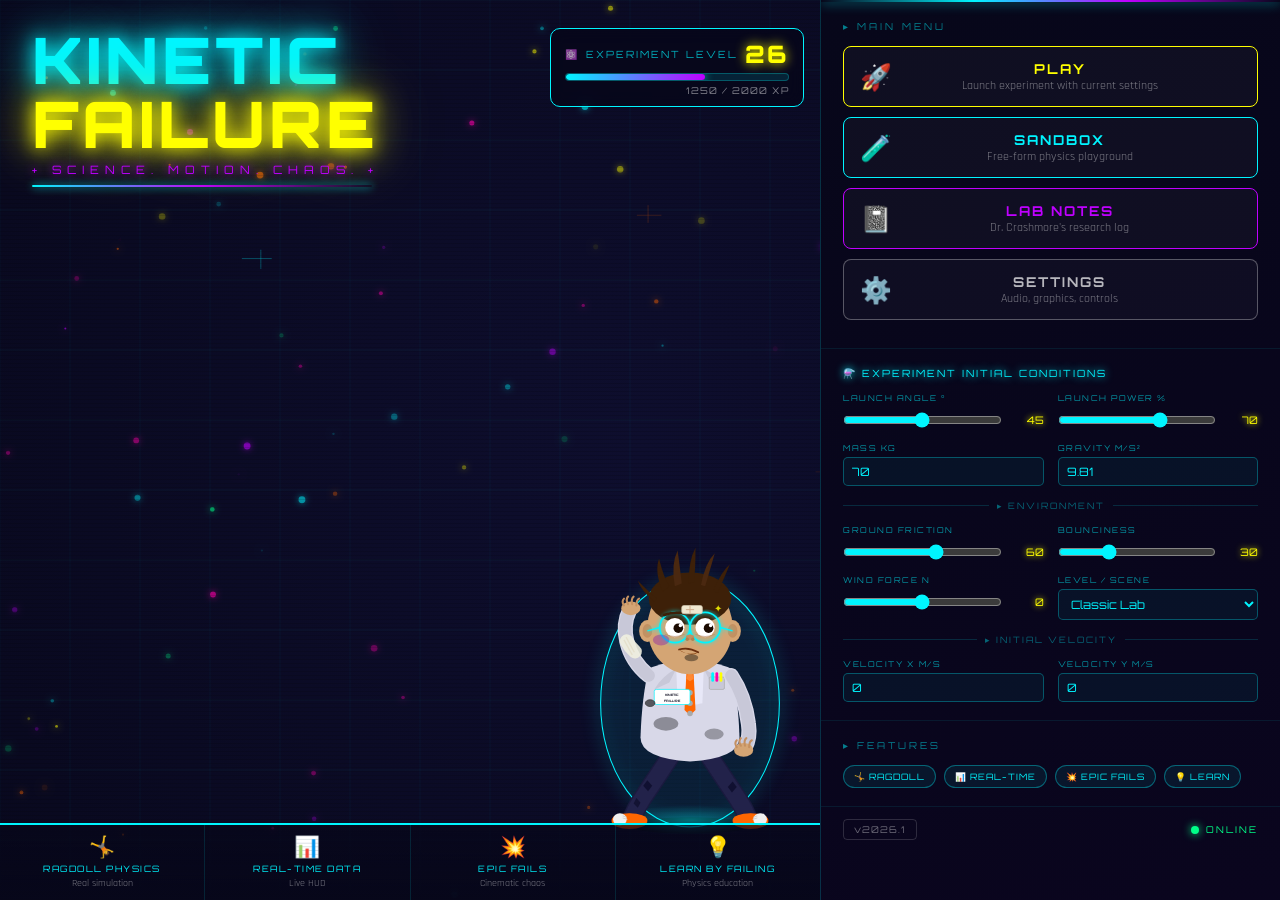
<file: index.html>
<!DOCTYPE html>
<html lang="en">
<head>
<meta charset="UTF-8">
<meta name="viewport" content="width=device-width, initial-scale=1.0">
<title>KINETIC FAILURE</title>
<link rel="preconnect" href="https://fonts.googleapis.com">
<link rel="preconnect" href="https://fonts.gstatic.com" crossorigin>
<link href="https://fonts.googleapis.com/css2?family=Orbitron:wght@400;700;900&family=Rajdhani:wght@300;400;600;700&display=swap" rel="stylesheet">
<style>
:root {
  --c: #00f5ff;
  --p: #bf00ff;
  --y: #ffff00;
  --pk: #ff00aa;
  --o: #ff6600;
  --g: #00ff88;
  --bg: #07071a;
}
*, *::before, *::after { box-sizing: border-box; margin: 0; padding: 0; }
html, body {
  width: 100%; height: 100%; overflow: hidden;
  background: var(--bg);
  font-family: 'Rajdhani', sans-serif;
  color: #fff;
}
#particle-bg {
  position: fixed; inset: 0; z-index: 0;
  pointer-events: none;
}
#scanlines {
  position: fixed; inset: 0; z-index: 1; pointer-events: none;
  background: repeating-linear-gradient(
    to bottom,
    transparent 0px, transparent 3px,
    rgba(0,0,0,0.13) 3px, rgba(0,0,0,0.13) 4px
  );
}
#app {
  position: relative; z-index: 2;
  width: 100vw; height: 100vh;
  display: grid;
  grid-template-columns: 1fr 460px;
  overflow: hidden;
}
/* ===== LEFT SCENE ===== */
#scene {
  position: relative;
  overflow: hidden;
  height: 100vh;
}
#lab-canvas {
  position: absolute; inset: 0;
  width: 100%; height: 100%;
  display: block;
}
/* Character SVG */
#character-wrap {
  position: absolute;
  bottom: 60px; right: 20px;
  width: 220px;
  z-index: 10;
  pointer-events: none;
}
#character-wrap svg { width: 100%; height: auto; }
/* Title overlay */
#title-overlay {
  position: absolute;
  top: 28px; left: 32px;
  z-index: 10;
  pointer-events: none;
}
.title-kinetic {
  font-family: 'Orbitron', sans-serif;
  font-weight: 900;
  font-size: clamp(2.4rem, 5vw, 4.2rem);
  color: var(--c);
  text-shadow: 0 0 18px var(--c), 0 0 40px var(--c), 0 0 80px rgba(0,245,255,0.4);
  line-height: 1;
  letter-spacing: 4px;
  animation: titleFlicker 8s infinite;
}
.title-failure {
  font-family: 'Orbitron', sans-serif;
  font-weight: 900;
  font-size: clamp(2.4rem, 5vw, 4.2rem);
  color: var(--y);
  text-shadow: 0 0 18px var(--y), 0 0 40px var(--y), 0 0 80px rgba(255,255,0,0.4);
  line-height: 1;
  letter-spacing: 4px;
  animation: titleFlicker 8s 0.3s infinite;
}
.title-sub {
  font-family: 'Orbitron', sans-serif;
  font-size: 0.72rem;
  color: var(--p);
  letter-spacing: 6px;
  margin-top: 6px;
  text-shadow: 0 0 10px var(--p);
}
.title-divider {
  height: 2px;
  width: 340px;
  background: linear-gradient(90deg, var(--c), var(--p), transparent);
  margin-top: 8px;
  box-shadow: 0 0 8px var(--c);
  border-radius: 2px;
}
@keyframes titleFlicker {
  0%,18%,20%,22%,53%,55%,100% { opacity: 1; }
  19% { opacity: 0.6; }
  21% { opacity: 0.85; }
  23% { opacity: 0.4; }
  54% { opacity: 0.7; }
}
/* XP Bar */
#xp-bar {
  position: absolute;
  top: 28px; right: 16px;
  z-index: 10;
  background: rgba(7,7,26,0.82);
  border: 1px solid var(--c);
  border-radius: 10px;
  padding: 10px 14px;
  min-width: 190px;
  backdrop-filter: blur(8px);
  pointer-events: none;
}
.xp-top {
  display: flex; align-items: center; gap: 7px;
  font-family: 'Orbitron', sans-serif;
  font-size: 0.62rem;
  color: rgba(0,245,255,0.7);
  letter-spacing: 2px;
  margin-bottom: 4px;
}
.xp-level {
  font-family: 'Orbitron', sans-serif;
  font-size: 1.5rem;
  font-weight: 900;
  color: var(--y);
  text-shadow: 0 0 12px var(--y);
  margin-left: auto;
}
.xp-track {
  width: 100%; height: 8px;
  background: rgba(0,245,255,0.12);
  border-radius: 4px;
  overflow: hidden;
  border: 1px solid rgba(0,245,255,0.25);
}
.xp-fill {
  height: 100%; width: 62.5%;
  background: linear-gradient(90deg, var(--c), var(--p));
  border-radius: 4px;
  box-shadow: 0 0 10px var(--c);
  animation: xpPulse 2s ease-in-out infinite;
}
@keyframes xpPulse {
  0%,100% { box-shadow: 0 0 8px var(--c); }
  50% { box-shadow: 0 0 18px var(--c), 0 0 30px var(--p); }
}
.xp-label {
  font-family: 'Orbitron', sans-serif;
  font-size: 0.58rem;
  color: rgba(255,255,255,0.5);
  margin-top: 4px;
  text-align: right;
  letter-spacing: 1px;
}
/* Feature Bar */
#feature-bar {
  position: absolute;
  bottom: 0; left: 0; right: 0;
  z-index: 10;
  background: linear-gradient(to top, rgba(7,7,26,0.97), rgba(7,7,26,0.7));
  border-top: 2px solid var(--c);
  display: flex;
  align-items: stretch;
  pointer-events: none;
}
.feat-item {
  flex: 1;
  display: flex; flex-direction: column;
  align-items: center; justify-content: center;
  padding: 10px 6px;
  border-right: 1px solid rgba(0,245,255,0.12);
  gap: 2px;
}
.feat-item:last-child { border-right: none; }
.feat-icon { font-size: 1.3rem; }
.feat-title {
  font-family: 'Orbitron', sans-serif;
  font-size: 0.55rem;
  color: var(--c);
  letter-spacing: 1.5px;
  text-align: center;
}
.feat-sub {
  font-family: 'Rajdhani', sans-serif;
  font-size: 0.65rem;
  color: rgba(255,255,255,0.45);
  text-align: center;
}
/* Floating equations overlay */
#eq-overlay {
  position: fixed; inset: 0;
  z-index: 3;
  pointer-events: none;
  overflow: hidden;
}
.float-eq {
  position: absolute;
  font-family: 'Orbitron', sans-serif;
  font-size: 0.85rem;
  color: var(--c);
  white-space: nowrap;
  pointer-events: none;
  animation: floatUp linear forwards;
}
@keyframes floatUp {
  0%   { transform: translateY(0) rotate(var(--rot)); opacity: var(--opa); }
  100% { transform: translateY(-110vh) rotate(var(--rot)); opacity: 0; }
}
/* ===== RIGHT PANEL ===== */
#right-panel {
  background: linear-gradient(160deg, #07071a 0%, #0a051e 100%);
  border-left: 1px solid rgba(0,245,255,0.18);
  height: 100vh;
  overflow-y: auto;
  overflow-x: hidden;
  display: flex;
  flex-direction: column;
  gap: 0;
  scrollbar-width: thin;
  scrollbar-color: var(--c) transparent;
  position: relative;
  z-index: 5;
}
#right-panel::before {
  content: '';
  position: sticky; top: 0; left: 0; right: 0;
  height: 2px;
  background: linear-gradient(90deg, transparent, var(--c), var(--p), transparent);
  box-shadow: 0 0 12px var(--c);
  display: block;
  z-index: 20;
  flex-shrink: 0;
}
.rp-section {
  padding: 18px 22px;
  border-bottom: 1px solid rgba(0,245,255,0.08);
}
.rp-section-title {
  font-family: 'Orbitron', sans-serif;
  font-size: 0.6rem;
  color: rgba(0,245,255,0.5);
  letter-spacing: 3px;
  margin-bottom: 14px;
  text-transform: uppercase;
}
/* Menu Buttons */
.menu-btn {
  display: flex; align-items: center;
  width: 100%; padding: 13px 16px;
  margin-bottom: 10px;
  background: rgba(255,255,255,0.03);
  border-radius: 8px;
  cursor: pointer;
  transition: all 0.22s ease;
  position: relative;
  overflow: hidden;
  text-decoration: none;
  gap: 14px;
}
.menu-btn::before {
  content: '';
  position: absolute; top: 0; left: -100%; width: 100%; height: 100%;
  background: linear-gradient(90deg, transparent, rgba(255,255,255,0.06), transparent);
  transition: left 0.4s ease;
}
.menu-btn:hover::before { left: 100%; }
.menu-btn:hover { transform: translateX(5px); }
.menu-btn-play   { border: 1px solid var(--y); }
.menu-btn-sandbox{ border: 1px solid var(--c); }
.menu-btn-notes  { border: 1px solid var(--p); }
.menu-btn-settings{ border: 1px solid rgba(255,255,255,0.3); }
.menu-btn-play:hover   { box-shadow: 0 0 20px rgba(255,255,0,0.3); background: rgba(255,255,0,0.06); }
.menu-btn-sandbox:hover{ box-shadow: 0 0 20px rgba(0,245,255,0.3); background: rgba(0,245,255,0.06); }
.menu-btn-notes:hover  { box-shadow: 0 0 20px rgba(191,0,255,0.3); background: rgba(191,0,255,0.06); }
.menu-btn-settings:hover{ box-shadow: 0 0 12px rgba(255,255,255,0.15); background: rgba(255,255,255,0.05); }
.btn-icon { font-size: 1.6rem; flex-shrink: 0; }
.btn-text { flex: 1; }
.btn-title {
  font-family: 'Orbitron', sans-serif;
  font-size: 0.85rem;
  font-weight: 700;
  letter-spacing: 2px;
}
.btn-sub {
  font-family: 'Rajdhani', sans-serif;
  font-size: 0.75rem;
  color: rgba(255,255,255,0.45);
  margin-top: 1px;
}
.btn-arrow {
  font-size: 1.1rem;
  opacity: 0;
  transition: opacity 0.2s, transform 0.2s;
  transform: translateX(-6px);
}
.menu-btn:hover .btn-arrow { opacity: 1; transform: translateX(0); }
.menu-btn-play .btn-title   { color: var(--y); }
.menu-btn-sandbox .btn-title{ color: var(--c); }
.menu-btn-notes .btn-title  { color: var(--p); }
.menu-btn-settings .btn-title{ color: rgba(255,255,255,0.7); }
/* IC Form */
.ic-form-title {
  font-family: 'Orbitron', sans-serif;
  font-size: 0.62rem;
  color: var(--c);
  letter-spacing: 2px;
  margin-bottom: 14px;
  text-shadow: 0 0 8px var(--c);
}
.ic-grid {
  display: grid;
  grid-template-columns: 1fr 1fr;
  gap: 10px 14px;
}
.ic-field { display: flex; flex-direction: column; gap: 4px; }
.ic-label {
  font-family: 'Orbitron', sans-serif;
  font-size: 0.5rem;
  color: rgba(0,245,255,0.6);
  letter-spacing: 1.5px;
  text-transform: uppercase;
}
.ic-input-wrap { position: relative; display: flex; align-items: center; gap: 6px; }
.ic-input {
  width: 100%;
  background: rgba(0,245,255,0.05);
  border: 1px solid rgba(0,245,255,0.3);
  border-radius: 5px;
  color: var(--c);
  font-family: 'Orbitron', sans-serif;
  font-size: 0.72rem;
  padding: 6px 8px;
  outline: none;
  transition: border-color 0.2s, box-shadow 0.2s;
}
.ic-input:focus {
  border-color: var(--c);
  box-shadow: 0 0 10px rgba(0,245,255,0.3);
}
.ic-input[type="range"] {
  padding: 4px 0;
  accent-color: var(--c);
  cursor: pointer;
}
.ic-val {
  font-family: 'Orbitron', sans-serif;
  font-size: 0.65rem;
  color: var(--y);
  min-width: 36px;
  text-align: right;
  text-shadow: 0 0 6px var(--y);
  flex-shrink: 0;
}
.ic-sep {
  grid-column: 1 / -1;
  display: flex; align-items: center; gap: 8px;
  margin: 4px 0;
}
.ic-sep-line { flex: 1; height: 1px; background: rgba(0,245,255,0.15); }
.ic-sep-label {
  font-family: 'Orbitron', sans-serif;
  font-size: 0.55rem;
  color: rgba(0,245,255,0.4);
  letter-spacing: 2px;
  white-space: nowrap;
}
select.ic-input option { background: #0a051e; color: var(--c); }
/* Badges */
.badge-row {
  display: flex; flex-wrap: wrap; gap: 8px;
}
.badge {
  font-family: 'Orbitron', sans-serif;
  font-size: 0.55rem;
  padding: 5px 10px;
  border-radius: 20px;
  border: 1px solid rgba(0,245,255,0.35);
  color: var(--c);
  background: rgba(0,245,255,0.07);
  letter-spacing: 1px;
}
/* Meta row */
.meta-row {
  display: flex; align-items: center; justify-content: space-between;
  padding: 12px 22px;
}
.version-badge {
  font-family: 'Orbitron', sans-serif;
  font-size: 0.58rem;
  color: rgba(255,255,255,0.4);
  border: 1px solid rgba(255,255,255,0.15);
  padding: 4px 10px;
  border-radius: 4px;
  letter-spacing: 1px;
}
.online-indicator {
  display: flex; align-items: center; gap: 7px;
  font-family: 'Orbitron', sans-serif;
  font-size: 0.58rem;
  color: #00ff88;
  letter-spacing: 2px;
}
.online-dot {
  width: 8px; height: 8px;
  border-radius: 50%;
  background: #00ff88;
  box-shadow: 0 0 8px #00ff88;
  animation: dotPulse 1.5s ease-in-out infinite;
}
@keyframes dotPulse {
  0%,100% { box-shadow: 0 0 6px #00ff88; opacity: 1; }
  50% { box-shadow: 0 0 16px #00ff88, 0 0 30px #00ff88; opacity: 0.7; }
}
/* Modals */
.modal-overlay {
  position: fixed; inset: 0; z-index: 100;
  background: rgba(0,0,0,0.85);
  display: flex; align-items: center; justify-content: center;
  backdrop-filter: blur(6px);
  animation: fadeIn 0.2s ease;
}
@keyframes fadeIn { from { opacity: 0; } to { opacity: 1; } }
.modal-box {
  background: linear-gradient(160deg, #0a0a2e, #07071a);
  border: 1px solid var(--c);
  border-radius: 14px;
  padding: 32px;
  max-width: 560px; width: 90%;
  max-height: 80vh; overflow-y: auto;
  box-shadow: 0 0 40px rgba(0,245,255,0.2), 0 0 80px rgba(191,0,255,0.1);
  position: relative;
}
.modal-title {
  font-family: 'Orbitron', sans-serif;
  font-size: 1.1rem;
  font-weight: 900;
  color: var(--c);
  text-shadow: 0 0 12px var(--c);
  margin-bottom: 20px;
  letter-spacing: 3px;
}
.modal-close {
  position: absolute; top: 16px; right: 20px;
  background: none; border: 1px solid rgba(0,245,255,0.3);
  color: var(--c); font-size: 1.1rem;
  width: 32px; height: 32px;
  border-radius: 6px; cursor: pointer;
  display: flex; align-items: center; justify-content: center;
  transition: all 0.2s;
}
.modal-close:hover { background: rgba(0,245,255,0.1); box-shadow: 0 0 10px var(--c); }
.log-entry {
  border-left: 2px solid var(--p);
  padding: 10px 14px;
  margin-bottom: 14px;
  background: rgba(191,0,255,0.05);
  border-radius: 0 6px 6px 0;
}
.log-date {
  font-family: 'Orbitron', sans-serif;
  font-size: 0.58rem;
  color: var(--p);
  letter-spacing: 2px;
  margin-bottom: 4px;
}
.log-text {
  font-family: 'Rajdhani', sans-serif;
  font-size: 0.9rem;
  color: rgba(255,255,255,0.75);
  line-height: 1.5;
}
.toggle-row {
  display: flex; align-items: center; justify-content: space-between;
  padding: 10px 0;
  border-bottom: 1px solid rgba(255,255,255,0.06);
}
.toggle-label {
  font-family: 'Rajdhani', sans-serif;
  font-size: 0.95rem;
  color: rgba(255,255,255,0.8);
}
.toggle {
  width: 44px; height: 24px;
  background: rgba(0,245,255,0.15);
  border: 1px solid var(--c);
  border-radius: 12px;
  cursor: pointer;
  position: relative;
  transition: background 0.2s;
}
.toggle.on { background: rgba(0,245,255,0.35); }
.toggle::after {
  content: '';
  position: absolute; top: 3px; left: 3px;
  width: 16px; height: 16px;
  border-radius: 50%;
  background: var(--c);
  transition: transform 0.2s;
  box-shadow: 0 0 6px var(--c);
}
.toggle.on::after { transform: translateX(20px); }
/* Character animations */
#cbody { animation: breathe 3.2s ease-in-out infinite; transform-origin: center bottom; }
@keyframes breathe {
  0%,100% { transform: translateY(0); }
  50% { transform: translateY(-4px); }
}
.ceyes { animation: blink 4.5s infinite; transform-origin: center center; }
@keyframes blink {
  0%,88%,100% { transform: scaleY(1); }
  90% { transform: scaleY(0.08); }
}
.chair { animation: hairSway 2.8s ease-in-out infinite; transform-origin: center bottom; }
@keyframes hairSway {
  0%,100% { transform: rotate(-2deg); }
  50% { transform: rotate(2deg); }
}
</style>
</head>
<body>
<canvas id="particle-bg"></canvas>
<div id="scanlines"></div>
<div id="eq-overlay"></div>

<div id="app">
  <!-- LEFT SCENE -->
  <div id="scene">
    <canvas id="lab-canvas"></canvas>

    <!-- Title -->
    <div id="title-overlay">
      <div class="title-kinetic">KINETIC</div>
      <div class="title-failure">FAILURE</div>
      <div class="title-sub">+ SCIENCE. MOTION. CHAOS. +</div>
      <div class="title-divider"></div>
    </div>

    <!-- XP Bar -->
    <div id="xp-bar">
      <div class="xp-top">
        <span>⚛️</span>
        <span>EXPERIMENT LEVEL</span>
        <span class="xp-level">26</span>
      </div>
      <div class="xp-track"><div class="xp-fill"></div></div>
      <div class="xp-label">1250 / 2000 XP</div>
    </div>

    <!-- Character SVG -->
    <div id="character-wrap">
      <svg viewBox="0 0 320 500" xmlns="http://www.w3.org/2000/svg">
        <defs>
          <filter id="glow-c" x="-50%" y="-50%" width="200%" height="200%">
            <feGaussianBlur stdDeviation="4" result="blur"/>
            <feMerge><feMergeNode in="blur"/><feMergeNode in="SourceGraphic"/></feMerge>
          </filter>
          <filter id="glow-aura" x="-60%" y="-60%" width="220%" height="220%">
            <feGaussianBlur stdDeviation="12" result="blur"/>
            <feMerge><feMergeNode in="blur"/><feMergeNode in="SourceGraphic"/></feMerge>
          </filter>
          <filter id="glow-glasses" x="-80%" y="-80%" width="260%" height="260%">
            <feGaussianBlur stdDeviation="3" result="blur"/>
            <feMerge><feMergeNode in="blur"/><feMergeNode in="SourceGraphic"/></feMerge>
          </filter>
          <radialGradient id="floorGlow" cx="50%" cy="50%" r="50%">
            <stop offset="0%" stop-color="#00f5ff" stop-opacity="0.35"/>
            <stop offset="100%" stop-color="#00f5ff" stop-opacity="0"/>
          </radialGradient>
        </defs>
        <!-- Shadow -->
        <ellipse cx="160" cy="488" rx="90" ry="12" fill="rgba(0,0,0,0.55)"/>
        <!-- Floor glow -->
        <ellipse cx="160" cy="480" rx="110" ry="22" fill="url(#floorGlow)"/>
        <!-- Neon aura -->
        <ellipse cx="160" cy="310" rx="130" ry="180" fill="rgba(0,245,255,0.04)" stroke="#00f5ff" stroke-width="1.5" filter="url(#glow-aura)"/>

        <!-- LEGS -->
        <!-- Left leg (viewer's right) -->
        <path d="M130,390 Q110,420 90,450 Q80,465 75,480" stroke="#1a1a3e" stroke-width="28" stroke-linecap="round" fill="none"/>
        <path d="M130,390 Q110,420 90,450 Q80,465 75,480" stroke="#22224a" stroke-width="24" stroke-linecap="round" fill="none"/>
        <!-- Torn patches left leg -->
        <path d="M105,430 L98,422 L92,430 L99,438 Z" fill="#0d0d2a" opacity="0.8"/>
        <path d="M88,455 L82,448 L78,456 L84,462 Z" fill="#0d0d2a" opacity="0.7"/>
        <!-- Right leg -->
        <path d="M190,390 Q210,420 230,450 Q240,465 245,480" stroke="#1a1a3e" stroke-width="28" stroke-linecap="round" fill="none"/>
        <path d="M190,390 Q210,420 230,450 Q240,465 245,480" stroke="#22224a" stroke-width="24" stroke-linecap="round" fill="none"/>
        <!-- Torn patches right leg -->
        <path d="M215,432 L222,424 L228,432 L221,440 Z" fill="#0d0d2a" opacity="0.8"/>
        <!-- Left sneaker -->
        <ellipse cx="72" cy="482" rx="26" ry="11" fill="#e85500"/>
        <ellipse cx="72" cy="480" rx="26" ry="10" fill="#ff6600"/>
        <ellipse cx="58" cy="479" rx="10" ry="9" fill="#f0f0f0"/>
        <line x1="62" y1="474" x2="68" y2="476" stroke="#ccc" stroke-width="1.2"/>
        <line x1="62" y1="477" x2="69" y2="479" stroke="#ccc" stroke-width="1.2"/>
        <!-- Right sneaker -->
        <ellipse cx="248" cy="482" rx="26" ry="11" fill="#e85500"/>
        <ellipse cx="248" cy="480" rx="26" ry="10" fill="#ff6600"/>
        <ellipse cx="262" cy="479" rx="10" ry="9" fill="#f0f0f0"/>
        <line x1="258" y1="474" x2="252" y2="476" stroke="#ccc" stroke-width="1.2"/>
        <line x1="258" y1="477" x2="251" y2="479" stroke="#ccc" stroke-width="1.2"/>

        <!-- BODY group with breathing animation -->
        <g id="cbody">
          <!-- Lab coat body -->
          <path d="M100,260 Q90,300 88,360 Q88,390 160,395 Q232,390 232,360 Q230,300 220,260 Q200,250 160,248 Q120,250 100,260Z" fill="#d8d8e8"/>
          <!-- Shirt visible -->
          <path d="M140,260 Q160,258 180,260 L178,310 Q160,315 142,310 Z" fill="#e8e8f8"/>
          <!-- Orange tie -->
          <path d="M155,262 L165,262 L168,320 L160,328 L152,320 Z" fill="#ff6600"/>
          <path d="M157,264 L163,264 L165,275 L160,278 L155,275 Z" fill="#ff8833"/>
          <!-- Lapels -->
          <path d="M140,260 Q120,270 108,290 L130,280 Z" fill="#c8c8d8"/>
          <path d="M180,260 Q200,270 212,290 L190,280 Z" fill="#c8c8d8"/>
          <!-- Buttons -->
          <circle cx="160" cy="295" r="4" fill="#aaa"/>
          <circle cx="160" cy="310" r="4" fill="#aaa"/>
          <circle cx="160" cy="325" r="4" fill="#aaa"/>
          <!-- Breast pocket -->
          <rect x="188" y="272" width="22" height="18" rx="2" fill="#c8c8d8" stroke="#aaa" stroke-width="1"/>
          <!-- Pens in pocket -->
          <rect x="191" y="265" width="4" height="14" rx="2" fill="#00f5ff"/>
          <rect x="197" y="265" width="4" height="14" rx="2" fill="#ff00aa"/>
          <rect x="203" y="265" width="4" height="14" rx="2" fill="#ffff00"/>
          <!-- Name badge -->
          <rect x="108" y="290" width="52" height="22" rx="3" fill="#fff" stroke="#00f5ff" stroke-width="1"/>
          <text x="134" y="299" font-family="Orbitron,sans-serif" font-size="4.5" fill="#07071a" text-anchor="middle" font-weight="700">KINETIC</text>
          <text x="134" y="308" font-family="Orbitron,sans-serif" font-size="4.5" fill="#07071a" text-anchor="middle" font-weight="700">FAILURE</text>
          <!-- Soot marks -->
          <ellipse cx="125" cy="340" rx="18" ry="10" fill="rgba(0,0,0,0.35)"/>
          <ellipse cx="195" cy="355" rx="14" ry="8" fill="rgba(0,0,0,0.3)"/>
          <!-- Burn hole on sleeve area -->
          <ellipse cx="102" cy="310" rx="7" ry="5" fill="rgba(0,0,0,0.6)" stroke="#333" stroke-width="1"/>

          <!-- RIGHT ARM (resting on knee) -->
          <path d="M220,270 Q240,300 245,340 Q248,360 240,375" stroke="#d8d8e8" stroke-width="22" stroke-linecap="round" fill="none"/>
          <path d="M220,270 Q240,300 245,340 Q248,360 240,375" stroke="#c8c8d8" stroke-width="18" stroke-linecap="round" fill="none"/>
          <!-- Right hand -->
          <ellipse cx="238" cy="378" rx="14" ry="10" fill="#d4a574"/>
          <path d="M228,374 Q224,368 228,364" stroke="#c49060" stroke-width="3" stroke-linecap="round" fill="none"/>
          <path d="M234,372 Q230,365 234,361" stroke="#c49060" stroke-width="3" stroke-linecap="round" fill="none"/>
          <path d="M240,372 Q238,364 242,361" stroke="#c49060" stroke-width="3" stroke-linecap="round" fill="none"/>
          <path d="M246,374 Q246,366 250,364" stroke="#c49060" stroke-width="3" stroke-linecap="round" fill="none"/>

          <!-- LEFT ARM (raised to head) -->
          <path d="M100,270 Q75,250 68,220 Q62,195 72,175" stroke="#d8d8e8" stroke-width="22" stroke-linecap="round" fill="none"/>
          <path d="M100,270 Q75,250 68,220 Q62,195 72,175" stroke="#c8c8d8" stroke-width="18" stroke-linecap="round" fill="none"/>
          <!-- Bandage wrap on forearm -->
          <path d="M80,235 Q72,228 68,220" stroke="#f0f0e0" stroke-width="20" stroke-linecap="round" fill="none" opacity="0.9"/>
          <line x1="76" y1="240" x2="64" y2="218" stroke="#e0d8c0" stroke-width="2" opacity="0.6"/>
          <line x1="79" y1="236" x2="67" y2="214" stroke="#e0d8c0" stroke-width="2" opacity="0.6"/>
          <!-- Left hand -->
          <ellipse cx="74" cy="172" rx="14" ry="10" fill="#d4a574"/>
          <path d="M64,168 Q60,162 64,158" stroke="#c49060" stroke-width="3" stroke-linecap="round" fill="none"/>
          <path d="M70,166 Q66,159 70,155" stroke="#c49060" stroke-width="3" stroke-linecap="round" fill="none"/>
          <path d="M76,166 Q74,158 78,155" stroke="#c49060" stroke-width="3" stroke-linecap="round" fill="none"/>
          <path d="M82,168 Q82,160 86,158" stroke="#c49060" stroke-width="3" stroke-linecap="round" fill="none"/>

          <!-- NECK -->
          <rect x="148" y="228" width="24" height="28" rx="6" fill="#d4a574"/>

          <!-- HEAD -->
          <ellipse cx="160" cy="200" rx="62" ry="68" fill="#d4a574"/>
          <!-- Ears -->
          <ellipse cx="98" cy="205" rx="12" ry="16" fill="#d4a574"/>
          <ellipse cx="222" cy="205" rx="12" ry="16" fill="#d4a574"/>
          <ellipse cx="98" cy="205" rx="7" ry="10" fill="#c49060"/>
          <ellipse cx="222" cy="205" rx="7" ry="10" fill="#c49060"/>

          <!-- HAIR base -->
          <ellipse cx="160" cy="158" rx="60" ry="38" fill="#3d2008" class="chair"/>
          <!-- Hair spikes -->
          <g class="chair">
            <path d="M120,148 Q108,118 115,100 Q122,128 130,140 Z" fill="#3d2008"/>
            <path d="M138,140 Q132,108 142,88 Q146,118 148,136 Z" fill="#4a2810"/>
            <path d="M158,136 Q158,102 168,84 Q168,112 166,134 Z" fill="#3d2008"/>
            <path d="M176,138 Q182,106 196,92 Q188,120 182,140 Z" fill="#4a2810"/>
            <path d="M194,146 Q206,118 218,108 Q208,132 200,150 Z" fill="#3d2008"/>
            <path d="M108,162 Q90,148 84,132 Q100,148 112,158 Z" fill="#3d2008"/>
          </g>

          <!-- GLASSES -->
          <g filter="url(#glow-glasses)">
            <circle cx="138" cy="200" r="22" fill="none" stroke="#00f5ff" stroke-width="2.5"/>
            <circle cx="182" cy="200" r="22" fill="none" stroke="#00f5ff" stroke-width="2.5"/>
            <!-- Cracked lens -->
            <line x1="128" y1="190" x2="148" y2="210" stroke="#00f5ff" stroke-width="1" opacity="0.7"/>
            <line x1="148" y1="190" x2="132" y2="208" stroke="#00f5ff" stroke-width="0.8" opacity="0.5"/>
            <!-- Bridge -->
            <line x1="160" y1="200" x2="160" y2="200" stroke="#00f5ff" stroke-width="2.5"/>
            <path d="M160,200 Q160,196 160,200" stroke="#00f5ff" stroke-width="2.5" fill="none"/>
            <line x1="116" y1="200" x2="98" y2="205" stroke="#00f5ff" stroke-width="2"/>
            <line x1="204" y1="200" x2="222" y2="205" stroke="#00f5ff" stroke-width="2"/>
          </g>
          <!-- Bridge line between lenses -->
          <line x1="160" y1="200" x2="160" y2="200"/>
          <path d="M160,199 Q160,197 160,199" stroke="#00f5ff" stroke-width="2.5" fill="none"/>

          <!-- EYES -->
          <g class="ceyes">
            <circle cx="138" cy="200" r="14" fill="white"/>
            <circle cx="182" cy="200" r="14" fill="white"/>
            <!-- Pupils offset right (looking sideways) -->
            <circle cx="143" cy="201" r="7" fill="#1a0a00"/>
            <circle cx="187" cy="201" r="7" fill="#1a0a00"/>
            <!-- Shine dots -->
            <circle cx="146" cy="197" r="2.5" fill="white"/>
            <circle cx="190" cy="197" r="2.5" fill="white"/>
            <!-- Tired bags -->
            <path d="M124,210 Q138,216 152,210" stroke="#b08060" stroke-width="1.5" fill="none" opacity="0.6"/>
            <path d="M168,210 Q182,216 196,210" stroke="#b08060" stroke-width="1.5" fill="none" opacity="0.6"/>
          </g>

          <!-- EYEBROWS (asymmetric) -->
          <path d="M122,182 Q138,176 152,180" stroke="#3d2008" stroke-width="4" stroke-linecap="round" fill="none"/>
          <!-- Raised eyebrow -->
          <path d="M166,176 Q182,168 196,174" stroke="#3d2008" stroke-width="4" stroke-linecap="round" fill="none"/>

          <!-- NOSE -->
          <ellipse cx="160" cy="214" rx="6" ry="4" fill="#c49060"/>
          <circle cx="156" cy="217" r="2.5" fill="#b08050"/>
          <circle cx="164" cy="217" r="2.5" fill="#b08050"/>

          <!-- MOUTH (smirk) -->
          <path d="M144,232 Q155,242 172,236 Q162,244 144,232 Z" fill="#8b4513"/>
          <path d="M144,232 Q158,228 172,236" stroke="#6b3010" stroke-width="2.5" stroke-linecap="round" fill="none"/>

          <!-- DAMAGE DETAILS -->
          <!-- Bruise on cheek -->
          <ellipse cx="118" cy="218" rx="12" ry="8" fill="rgba(120,0,180,0.35)"/>
          <!-- Bandage on forehead -->
          <rect x="148" y="168" width="30" height="12" rx="3" fill="#f0e8d0" stroke="#d0c8b0" stroke-width="1"/>
          <line x1="160" y1="168" x2="160" y2="180" stroke="#d0b090" stroke-width="1.5"/>
          <line x1="154" y1="174" x2="166" y2="174" stroke="#d0b090" stroke-width="1.5"/>
          <!-- Star impact mark -->
          <text x="200" y="178" font-size="14" fill="#ffff00" opacity="0.85" text-anchor="middle">✦</text>
          <!-- Soot smudge on chin -->
          <ellipse cx="162" cy="244" rx="10" ry="5" fill="rgba(0,0,0,0.4)"/>
        </g>
      </svg>
    </div>

    <!-- Feature Bar -->
    <div id="feature-bar">
      <div class="feat-item">
        <span class="feat-icon">🤸</span>
        <span class="feat-title">RAGDOLL PHYSICS</span>
        <span class="feat-sub">Real simulation</span>
      </div>
      <div class="feat-item">
        <span class="feat-icon">📊</span>
        <span class="feat-title">REAL-TIME DATA</span>
        <span class="feat-sub">Live HUD</span>
      </div>
      <div class="feat-item">
        <span class="feat-icon">💥</span>
        <span class="feat-title">EPIC FAILS</span>
        <span class="feat-sub">Cinematic chaos</span>
      </div>
      <div class="feat-item">
        <span class="feat-icon">💡</span>
        <span class="feat-title">LEARN BY FAILING</span>
        <span class="feat-sub">Physics education</span>
      </div>
    </div>
  </div>

  <!-- RIGHT PANEL -->
  <div id="right-panel">
    <!-- Menu Buttons -->
    <div class="rp-section">
      <div class="rp-section-title">▸ MAIN MENU</div>
      <button class="menu-btn menu-btn-play" onclick="launchGame('play')">
        <span class="btn-icon">🚀</span>
        <div class="btn-text">
          <div class="btn-title">PLAY</div>
          <div class="btn-sub">Launch experiment with current settings</div>
        </div>
        <span class="btn-arrow">▶</span>
      </button>
      <button class="menu-btn menu-btn-sandbox" onclick="launchGame('sandbox')">
        <span class="btn-icon">🧪</span>
        <div class="btn-text">
          <div class="btn-title">SANDBOX</div>
          <div class="btn-sub">Free-form physics playground</div>
        </div>
        <span class="btn-arrow">▶</span>
      </button>
      <button class="menu-btn menu-btn-notes" onclick="showLabNotes()">
        <span class="btn-icon">📓</span>
        <div class="btn-text">
          <div class="btn-title">LAB NOTES</div>
          <div class="btn-sub">Dr. Crashmore's research log</div>
        </div>
        <span class="btn-arrow">▶</span>
      </button>
      <button class="menu-btn menu-btn-settings" onclick="showSettings()">
        <span class="btn-icon">⚙️</span>
        <div class="btn-text">
          <div class="btn-title">SETTINGS</div>
          <div class="btn-sub">Audio, graphics, controls</div>
        </div>
        <span class="btn-arrow">▶</span>
      </button>
    </div>
    <!-- IC Form -->
    <div class="rp-section">
      <div class="ic-form-title">⚗️ EXPERIMENT INITIAL CONDITIONS</div>
      <div class="ic-grid">
        <!-- Row 1 -->
        <div class="ic-field">
          <label class="ic-label">LAUNCH ANGLE °</label>
          <div class="ic-input-wrap">
            <input class="ic-input" type="range" id="ic-angle" min="0" max="90" value="45" oninput="document.getElementById('v-angle').textContent=this.value">
            <span class="ic-val" id="v-angle">45</span>
          </div>
        </div>
        <div class="ic-field">
          <label class="ic-label">LAUNCH POWER %</label>
          <div class="ic-input-wrap">
            <input class="ic-input" type="range" id="ic-power" min="10" max="100" value="70" oninput="document.getElementById('v-power').textContent=this.value">
            <span class="ic-val" id="v-power">70</span>
          </div>
        </div>
        <!-- Row 2 -->
        <div class="ic-field">
          <label class="ic-label">MASS kg</label>
          <div class="ic-input-wrap">
            <input class="ic-input" type="number" id="ic-mass" value="70" min="1" max="500" step="1">
          </div>
        </div>
        <div class="ic-field">
          <label class="ic-label">GRAVITY m/s²</label>
          <div class="ic-input-wrap">
            <input class="ic-input" type="number" id="ic-gravity" value="9.81" min="0" max="50" step="0.01">
          </div>
        </div>
        <!-- Separator -->
        <div class="ic-sep">
          <div class="ic-sep-line"></div>
          <span class="ic-sep-label">▸ ENVIRONMENT</span>
          <div class="ic-sep-line"></div>
        </div>
        <!-- Row 3 -->
        <div class="ic-field">
          <label class="ic-label">GROUND FRICTION</label>
          <div class="ic-input-wrap">
            <input class="ic-input" type="range" id="ic-friction" min="0" max="100" value="60" oninput="document.getElementById('v-friction').textContent=this.value">
            <span class="ic-val" id="v-friction">60</span>
          </div>
        </div>
        <div class="ic-field">
          <label class="ic-label">BOUNCINESS</label>
          <div class="ic-input-wrap">
            <input class="ic-input" type="range" id="ic-bounce" min="0" max="100" value="30" oninput="document.getElementById('v-bounce').textContent=this.value">
            <span class="ic-val" id="v-bounce">30</span>
          </div>
        </div>
        <!-- Row 4 -->
        <div class="ic-field">
          <label class="ic-label">WIND FORCE N</label>
          <div class="ic-input-wrap">
            <input class="ic-input" type="range" id="ic-wind" min="-50" max="50" value="0" oninput="document.getElementById('v-wind').textContent=this.value">
            <span class="ic-val" id="v-wind">0</span>
          </div>
        </div>
        <div class="ic-field">
          <label class="ic-label">LEVEL / SCENE</label>
          <div class="ic-input-wrap">
            <select class="ic-input" id="ic-level" onchange="applyLevelPreset(this.value)">
              <option value="classic">Classic Lab</option>
              <option value="moon">Moon Base</option>
              <option value="chaos">Chaos Mode</option>
              <option value="sandbox">Open Sandbox</option>
            </select>
          </div>
        </div>
        <!-- Separator -->
        <div class="ic-sep">
          <div class="ic-sep-line"></div>
          <span class="ic-sep-label">▸ INITIAL VELOCITY</span>
          <div class="ic-sep-line"></div>
        </div>
        <!-- Row 5 -->
        <div class="ic-field">
          <label class="ic-label">VELOCITY X m/s</label>
          <div class="ic-input-wrap">
            <input class="ic-input" type="number" id="ic-vx" value="0" step="0.1">
          </div>
        </div>
        <div class="ic-field">
          <label class="ic-label">VELOCITY Y m/s</label>
          <div class="ic-input-wrap">
            <input class="ic-input" type="number" id="ic-vy" value="0" step="0.1">
          </div>
        </div>
      </div>
    </div>

    <!-- Badges -->
    <div class="rp-section">
      <div class="rp-section-title">▸ FEATURES</div>
      <div class="badge-row">
        <span class="badge">🤸 RAGDOLL</span>
        <span class="badge">📊 REAL-TIME</span>
        <span class="badge">💥 EPIC FAILS</span>
        <span class="badge">💡 LEARN</span>
      </div>
    </div>

    <!-- Meta -->
    <div class="meta-row">
      <span class="version-badge">v2026.1</span>
      <div class="online-indicator">
        <div class="online-dot"></div>
        ONLINE
      </div>
    </div>
  </div>
</div>

<!-- Lab Notes Modal -->
<div id="modal-notes" class="modal-overlay" style="display:none" onclick="if(event.target===this)closeModal('modal-notes')">
  <div class="modal-box">
    <button class="modal-close" onclick="closeModal('modal-notes')">✕</button>
    <div class="modal-title">📓 DR. CRASHMORE'S LAB NOTES</div>
    <div class="log-entry">
      <div class="log-date">EXPERIMENT LOG — DAY 001</div>
      <div class="log-text">Launched test subject (myself) at 45° with 70% power. Achieved 12.4 m/s peak velocity. Ceiling was closer than calculated. Note: recalibrate ceiling height sensor. Also: buy more bandages.</div>
    </div>
    <div class="log-entry">
      <div class="log-date">EXPERIMENT LOG — DAY 007</div>
      <div class="log-text">Attempted Moon Base simulation. Gravity at 1.62 m/s² is deceptively gentle until you realize you've been airborne for 40 seconds. Landed in the beaker rack. Green liquid is NOT mint flavored.</div>
    </div>
    <div class="log-entry">
      <div class="log-date">EXPERIMENT LOG — DAY 014</div>
      <div class="log-text">Chaos Mode activated by accident. Wind force somehow reached 847 N. The whiteboard equations are now on the ceiling. F=ma has never felt so personal. Glasses cracked on impact with the futuristic machine. Still stylish.</div>
    </div>
    <div class="log-entry">
      <div class="log-date">EXPERIMENT LOG — DAY 021</div>
      <div class="log-text">Discovered that KE = ½mv² scales quadratically. This is obvious in hindsight. Doubling speed quadruples impact energy. The wall confirms this. Submitted findings to journal. Journal rejected. Wall accepted.</div>
    </div>
    <div class="log-entry">
      <div class="log-date">EXPERIMENT LOG — DAY 042</div>
      <div class="log-text">Test #42 complete. Max speed still unknown — the sensor explodes before reading it. Ordered replacement sensor (x12). Coffee mug survived all 42 tests. E=mc² mug is clearly the most structurally sound object in the lab.</div>
    </div>
  </div>
</div>

<!-- Settings Modal -->
<div id="modal-settings" class="modal-overlay" style="display:none" onclick="if(event.target===this)closeModal('modal-settings')">
  <div class="modal-box">
    <button class="modal-close" onclick="closeModal('modal-settings')">✕</button>
    <div class="modal-title">⚙️ SETTINGS</div>
    <div class="toggle-row">
      <span class="toggle-label">🔊 Sound Effects</span>
      <div class="toggle on" onclick="this.classList.toggle('on')"></div>
    </div>
    <div class="toggle-row">
      <span class="toggle-label">🎵 Background Music</span>
      <div class="toggle on" onclick="this.classList.toggle('on')"></div>
    </div>
    <div class="toggle-row">
      <span class="toggle-label">✨ Particle Effects</span>
      <div class="toggle on" onclick="this.classList.toggle('on')"></div>
    </div>
    <div class="toggle-row">
      <span class="toggle-label">📺 Scanlines Overlay</span>
      <div class="toggle on" onclick="this.classList.toggle('on')"></div>
    </div>
    <div class="toggle-row">
      <span class="toggle-label">💡 Physics Hints</span>
      <div class="toggle on" onclick="this.classList.toggle('on')"></div>
    </div>
    <div class="toggle-row">
      <span class="toggle-label">📊 Live Data HUD</span>
      <div class="toggle on" onclick="this.classList.toggle('on')"></div>
    </div>
    <div class="toggle-row">
      <span class="toggle-label">🎬 Slow-Mo on Impact</span>
      <div class="toggle" onclick="this.classList.toggle('on')"></div>
    </div>
    <div class="toggle-row">
      <span class="toggle-label">🌐 Online Leaderboard</span>
      <div class="toggle on" onclick="this.classList.toggle('on')"></div>
    </div>
  </div>
</div>

<script>
// ============================================================
// UTILITY
// ============================================================
const TAU = Math.PI * 2;
function lerp(a, b, t) { return a + (b - a) * t; }
function rand(min, max) { return Math.random() * (max - min) + min; }
function randInt(min, max) { return Math.floor(rand(min, max + 1)); }
function hsl(h, s, l, a = 1) { return `hsla(${h},${s}%,${l}%,${a})`; }

// ============================================================
// PARTICLE BACKGROUND CANVAS
// ============================================================
const pbg = document.getElementById('particle-bg');
const pbgCtx = pbg.getContext('2d');
let pbgW, pbgH;

function resizePBG() {
  pbgW = pbg.width = window.innerWidth;
  pbgH = pbg.height = window.innerHeight;
}
resizePBG();
window.addEventListener('resize', resizePBG);

const NEON_COLORS = ['#00f5ff','#bf00ff','#ffff00','#ff00aa','#ff6600','#00ff88'];
const particles = [];
for (let i = 0; i < 120; i++) {
  particles.push({
    x: rand(0, window.innerWidth),
    y: rand(0, window.innerHeight),
    r: rand(1, 3.5),
    color: NEON_COLORS[randInt(0, 5)],
    vx: rand(-0.3, 0.3),
    vy: rand(-0.5, -0.1),
    alpha: rand(0.1, 0.6),
    alphaDir: rand(-0.005, 0.005),
    phase: rand(0, TAU)
  });
}

const sparkTrails = [];
let pbgFrame = 0;

function animatePBG(ts) {
  pbgCtx.clearRect(0, 0, pbgW, pbgH);

  // Deep radial gradient background
  const grad = pbgCtx.createRadialGradient(pbgW/2, pbgH/2, 0, pbgW/2, pbgH/2, Math.max(pbgW, pbgH) * 0.75);
  grad.addColorStop(0, '#0e0e2e');
  grad.addColorStop(1, '#07071a');
  pbgCtx.fillStyle = grad;
  pbgCtx.fillRect(0, 0, pbgW, pbgH);

  // Cyan grid lines
  pbgCtx.strokeStyle = 'rgba(0,245,255,0.04)';
  pbgCtx.lineWidth = 1;
  for (let x = 0; x < pbgW; x += 70) {
    pbgCtx.beginPath(); pbgCtx.moveTo(x, 0); pbgCtx.lineTo(x, pbgH); pbgCtx.stroke();
  }
  for (let y = 0; y < pbgH; y += 70) {
    pbgCtx.beginPath(); pbgCtx.moveTo(0, y); pbgCtx.lineTo(pbgW, y); pbgCtx.stroke();
  }

  // Spark trails every 7 frames
  if (pbgFrame % 7 === 0) {
    sparkTrails.push({
      x: rand(0, pbgW), y: rand(0, pbgH),
      life: 1, color: NEON_COLORS[randInt(0, 5)]
    });
  }
  for (let i = sparkTrails.length - 1; i >= 0; i--) {
    const s = sparkTrails[i];
    s.life -= 0.04;
    if (s.life <= 0) { sparkTrails.splice(i, 1); continue; }
    pbgCtx.save();
    pbgCtx.globalAlpha = s.life * 0.3;
    pbgCtx.strokeStyle = s.color;
    pbgCtx.lineWidth = 1;
    for (let j = 0; j < 4; j++) {
      const angle = (j / 4) * TAU;
      const len = rand(8, 20) * s.life;
      pbgCtx.beginPath();
      pbgCtx.moveTo(s.x, s.y);
      pbgCtx.lineTo(s.x + Math.cos(angle) * len, s.y + Math.sin(angle) * len);
      pbgCtx.stroke();
    }
    pbgCtx.restore();
  }

  // Particles
  for (const p of particles) {
    p.x += p.vx; p.y += p.vy;
    p.alpha += p.alphaDir;
    if (p.alpha > 0.6 || p.alpha < 0.05) p.alphaDir *= -1;
    if (p.y < -10) { p.y = pbgH + 10; p.x = rand(0, pbgW); }
    if (p.x < -10) p.x = pbgW + 10;
    if (p.x > pbgW + 10) p.x = -10;
    pbgCtx.save();
    pbgCtx.globalAlpha = p.alpha;
    pbgCtx.fillStyle = p.color;
    pbgCtx.shadowColor = p.color;
    pbgCtx.shadowBlur = 6;
    pbgCtx.beginPath();
    pbgCtx.arc(p.x, p.y, p.r, 0, TAU);
    pbgCtx.fill();
    pbgCtx.restore();
  }

  pbgFrame++;
  requestAnimationFrame(animatePBG);
}
requestAnimationFrame(animatePBG);

// ============================================================
// LAB CANVAS
// ============================================================
const lab = document.getElementById('lab-canvas');
const lc = lab.getContext('2d');
let LW, LH;

function resizeLab() {
  LW = lab.width = lab.offsetWidth;
  LH = lab.height = lab.offsetHeight;
}
resizeLab();
const labRO = new ResizeObserver(resizeLab);
labRO.observe(lab);

// Spark sources
const sparkSources = [
  { x: 0.72, y: 0.28, timer: 0, interval: 2.1, active: false, life: 0 },
  { x: 0.55, y: 0.18, timer: 0.7, interval: 2.8, active: false, life: 0 },
  { x: 0.85, y: 0.35, timer: 1.4, interval: 1.9, active: false, life: 0 }
];

// Smoke particles
const smokeParticles = [];
function spawnSmoke(bx, by) {
  for (let i = 0; i < 2; i++) {
    smokeParticles.push({
      x: bx + rand(-8, 8), y: by,
      vx: rand(-0.4, 0.4), vy: rand(-0.8, -0.3),
      r: rand(6, 14), alpha: rand(0.12, 0.22), life: 1
    });
  }
}

// Velocity graph data
const velGraph = [];
for (let i = 0; i < 40; i++) velGraph.push(Math.sin(i * 0.4) * 0.5 + 0.5);

// Floating bg equations (drawn on canvas)
const bgEqs = ['F=ma','E=½mv²','p=mv','v=at','W=Fd','τ=Iα','a=v²/r'];
const bgEqObjs = bgEqs.map(eq => ({
  text: eq,
  x: rand(0.05, 0.95), y: rand(0.1, 1.1),
  vy: rand(0.00015, 0.0003),
  alpha: rand(0.04, 0.09),
  rot: rand(-0.15, 0.15),
  size: rand(11, 18)
}));

// Neon tube flicker state
let flickerTube = -1, flickerTimer = 0;

let labT = 0;

function drawLab(ts) {
  labT = ts * 0.001;
  lc.clearRect(0, 0, LW, LH);

  // ---- BACKGROUND ----
  const bgGrad = lc.createRadialGradient(LW * 0.5, LH * 0.4, 0, LW * 0.5, LH * 0.4, Math.max(LW, LH) * 0.85);
  bgGrad.addColorStop(0, '#0d0d30');
  bgGrad.addColorStop(0.6, '#080820');
  bgGrad.addColorStop(1, '#04040f');
  lc.fillStyle = bgGrad;
  lc.fillRect(0, 0, LW, LH);

  // ---- PERSPECTIVE FLOOR ----
  const floorY = LH * 0.72;
  const vpX = LW * 0.5, vpY = floorY;
  lc.save();
  // Floor base
  lc.fillStyle = '#0a0a1e';
  lc.fillRect(0, floorY, LW, LH - floorY);
  // Cyan grid lines
  const gridLines = 10;
  lc.strokeStyle = 'rgba(0,245,255,0.18)';
  lc.lineWidth = 1;
  for (let i = 0; i <= gridLines; i++) {
    const t2 = i / gridLines;
    const bx = t2 * LW;
    lc.beginPath(); lc.moveTo(vpX, vpY); lc.lineTo(bx, LH); lc.stroke();
  }
  for (let row = 1; row <= 5; row++) {
    const ry = floorY + (LH - floorY) * (row / 5);
    const spread = (row / 5);
    lc.beginPath(); lc.moveTo(vpX - LW * spread * 0.5, ry); lc.lineTo(vpX + LW * spread * 0.5, ry); lc.stroke();
  }
  lc.restore();

  // ---- CEILING NEON TUBES ----
  const tubes = [
    { x: 0.25, color: '#00f5ff', shadow: '#00f5ff' },
    { x: 0.52, color: '#bf00ff', shadow: '#bf00ff' },
    { x: 0.78, color: '#ff00aa', shadow: '#ff00aa' }
  ];
  tubes.forEach((tube, idx) => {
    const tx = LW * tube.x;
    const pulse = 0.7 + 0.3 * Math.sin(labT * 2.2 + idx * 1.8);
    let alpha = pulse;
    if (flickerTube === idx) alpha *= 0.2 + Math.random() * 0.5;

    // Volumetric cone
    const coneGrad = lc.createLinearGradient(tx, 0, tx, LH * 0.55);
    coneGrad.addColorStop(0, tube.color.replace(')', `,${alpha * 0.18})`).replace('rgb', 'rgba').replace('#', 'rgba(').replace('rgba(00', 'rgba(0,0').replace('rgba(bf', 'rgba(191,0').replace('rgba(ff', 'rgba(255,0'));
    // simpler approach:
    const coneAlpha = alpha * 0.12;
    lc.save();
    lc.globalAlpha = coneAlpha;
    lc.fillStyle = tube.color;
    lc.beginPath();
    lc.moveTo(tx - 12, 0);
    lc.lineTo(tx + 12, 0);
    lc.lineTo(tx + LW * 0.12, LH * 0.55);
    lc.lineTo(tx - LW * 0.12, LH * 0.55);
    lc.closePath();
    lc.fill();
    lc.restore();

    // Tube body
    lc.save();
    lc.globalAlpha = alpha;
    lc.shadowColor = tube.color;
    lc.shadowBlur = 18;
    lc.strokeStyle = tube.color;
    lc.lineWidth = 5;
    lc.beginPath();
    lc.moveTo(tx - LW * 0.07, 6);
    lc.lineTo(tx + LW * 0.07, 6);
    lc.stroke();
    lc.restore();
  });

  // Flicker logic
  flickerTimer -= 0.016;
  if (flickerTimer <= 0) {
    flickerTube = randInt(0, 2);
    flickerTimer = rand(3, 8);
  }

  // ---- WHITEBOARD ----
  const wbX = LW * 0.04, wbY = LH * 0.08, wbW = LW * 0.32, wbH = LH * 0.52;
  lc.save();
  lc.shadowColor = '#00f5ff';
  lc.shadowBlur = 16;
  lc.fillStyle = '#0d1a2e';
  lc.strokeStyle = '#00f5ff';
  lc.lineWidth = 2;
  lc.beginPath();
  lc.roundRect(wbX, wbY, wbW, wbH, 6);
  lc.fill();
  lc.stroke();
  lc.restore();

  // Whiteboard header
  lc.save();
  lc.font = `bold ${Math.max(9, LW * 0.012)}px Orbitron, monospace`;
  lc.fillStyle = 'rgba(0,245,255,0.6)';
  lc.fillText("TODAY'S EXPERIMENT:", wbX + 12, wbY + 22);
  lc.restore();

  // Equations on whiteboard
  const eqData = [
    { text: 'F = ma', color: '#00f5ff', y: 0.18 },
    { text: 'Δp = FΔt', color: '#bf00ff', y: 0.30 },
    { text: 'KE = ½mv²', color: '#ffff00', y: 0.42 },
    { text: 'v² = u² + 2as', color: '#00ff88', y: 0.54 }
  ];
  eqData.forEach(eq => {
    lc.save();
    lc.font = `bold ${Math.max(13, LW * 0.018)}px Orbitron, monospace`;
    lc.fillStyle = eq.color;
    lc.shadowColor = eq.color;
    lc.shadowBlur = 10;
    lc.fillText(eq.text, wbX + 16, wbY + wbH * eq.y + 20);
    lc.restore();
  });

  // Animated force arrow
  const arrowOff = Math.sin(labT * 1.8) * 10;
  lc.save();
  lc.strokeStyle = '#ff6600';
  lc.fillStyle = '#ff6600';
  lc.shadowColor = '#ff6600';
  lc.shadowBlur = 8;
  lc.lineWidth = 3;
  const ax = wbX + 20 + arrowOff, ay = wbY + wbH * 0.68;
  lc.beginPath(); lc.moveTo(ax, ay); lc.lineTo(ax + 60, ay); lc.stroke();
  lc.beginPath(); lc.moveTo(ax + 60, ay - 7); lc.lineTo(ax + 75, ay); lc.lineTo(ax + 60, ay + 7); lc.fill();
  lc.font = `${Math.max(9, LW * 0.011)}px Orbitron, monospace`;
  lc.fillText('F', ax + 78, ay + 4);
  lc.restore();

  // Sticky notes
  lc.save();
  lc.translate(wbX + wbW * 0.55, wbY + wbH * 0.62);
  lc.rotate(0.12);
  lc.fillStyle = '#ffee44';
  lc.shadowColor = '#ffee44'; lc.shadowBlur = 6;
  lc.fillRect(0, 0, 58, 38);
  lc.fillStyle = '#333';
  lc.shadowBlur = 0;
  lc.font = `bold ${Math.max(9, LW * 0.013)}px Rajdhani, sans-serif`;
  lc.fillText('OOPS!', 8, 24);
  lc.restore();

  lc.save();
  lc.translate(wbX + wbW * 0.3, wbY + wbH * 0.78);
  lc.rotate(-0.08);
  lc.fillStyle = '#ff8c00';
  lc.shadowColor = '#ff8c00'; lc.shadowBlur = 6;
  lc.fillRect(0, 0, 110, 38);
  lc.fillStyle = '#fff';
  lc.shadowBlur = 0;
  lc.font = `bold ${Math.max(7, LW * 0.009)}px Rajdhani, sans-serif`;
  lc.fillText('GRAVITY: 9.81 m/s²', 6, 24);
  lc.restore();

  // ---- LAB BENCH ----
  const bX = LW * 0.42, bY = LH * 0.52, bW = LW * 0.38, bH = LH * 0.22;
  lc.save();
  lc.fillStyle = '#0d1020';
  lc.strokeStyle = 'rgba(0,245,255,0.5)';
  lc.lineWidth = 2;
  lc.shadowColor = '#00f5ff'; lc.shadowBlur = 10;
  lc.beginPath(); lc.roundRect(bX, bY, bW, bH, 4); lc.fill(); lc.stroke();
  lc.restore();

  // Beakers
  const beakerData = [
    { rx: 0.47, color: '#00f5ff', liq: 'rgba(0,245,255,0.55)' },
    { rx: 0.56, color: '#00ff88', liq: 'rgba(0,255,136,0.55)' },
    { rx: 0.65, color: '#bf00ff', liq: 'rgba(191,0,255,0.55)' }
  ];
  beakerData.forEach((bk, bi) => {
    const bkX = LW * bk.rx, bkY = bY + 10, bkW = LW * 0.055, bkH = bH * 0.75;
    // Beaker glass
    lc.save();
    lc.strokeStyle = bk.color;
    lc.lineWidth = 2;
    lc.shadowColor = bk.color; lc.shadowBlur = 8;
    lc.beginPath();
    lc.moveTo(bkX, bkY);
    lc.lineTo(bkX - bkW * 0.1, bkY + bkH);
    lc.lineTo(bkX + bkW + bkW * 0.1, bkY + bkH);
    lc.lineTo(bkX + bkW, bkY);
    lc.stroke();
    // Liquid
    const liqH = bkH * 0.65;
    lc.fillStyle = bk.liq;
    lc.beginPath();
    lc.moveTo(bkX - bkW * 0.05, bkY + bkH - liqH);
    lc.lineTo(bkX - bkW * 0.1, bkY + bkH);
    lc.lineTo(bkX + bkW + bkW * 0.1, bkY + bkH);
    lc.lineTo(bkX + bkW + bkW * 0.05, bkY + bkH - liqH);
    lc.closePath();
    lc.fill();
    lc.restore();

    // Bubbles
    for (let b = 0; b < 3; b++) {
      const bub = Math.sin(labT * 2 + bi * 1.3 + b * 2.1);
      const bubY = bkY + bkH - liqH * 0.3 - (((labT * 40 + bi * 30 + b * 20) % (liqH * 0.6)));
      const bubX = bkX + bkW * 0.3 + b * bkW * 0.2;
      lc.save();
      lc.globalAlpha = 0.5 + bub * 0.2;
      lc.strokeStyle = bk.color;
      lc.lineWidth = 1;
      lc.beginPath(); lc.arc(bubX, bubY, 3 + b, 0, TAU); lc.stroke();
      lc.restore();
    }

    // Smoke wisps
    if (Math.random() < 0.04) spawnSmoke(bkX + bkW * 0.5, bkY - 5);
  });

  // Draw smoke
  for (let i = smokeParticles.length - 1; i >= 0; i--) {
    const s = smokeParticles[i];
    s.x += s.vx; s.y += s.vy; s.r += 0.15; s.life -= 0.008;
    if (s.life <= 0) { smokeParticles.splice(i, 1); continue; }
    lc.save();
    lc.globalAlpha = s.alpha * s.life;
    lc.fillStyle = 'rgba(180,180,220,1)';
    lc.beginPath(); lc.ellipse(s.x, s.y, s.r, s.r * 0.6, 0, 0, TAU); lc.fill();
    lc.restore();
  }

  // ---- FUTURISTIC MACHINE ----
  const mX = LW * 0.78, mY = LH * 0.18, mW = LW * 0.18, mH = LH * 0.5;
  lc.save();
  lc.fillStyle = '#080818';
  lc.strokeStyle = '#00f5ff';
  lc.lineWidth = 2;
  lc.shadowColor = '#00f5ff'; lc.shadowBlur = 14;
  lc.beginPath(); lc.roundRect(mX, mY, mW, mH, 10); lc.fill(); lc.stroke();
  lc.restore();

  // Machine screen
  const scX = mX + mW * 0.1, scY = mY + mH * 0.08, scW = mW * 0.8, scH = mH * 0.22;
  lc.save();
  lc.fillStyle = '#001a1a';
  lc.strokeStyle = '#00f5ff';
  lc.lineWidth = 1.5;
  lc.shadowColor = '#00f5ff'; lc.shadowBlur = 8;
  lc.beginPath(); lc.roundRect(scX, scY, scW, scH, 4); lc.fill(); lc.stroke();
  lc.font = `bold ${Math.max(10, LW * 0.014)}px Orbitron, monospace`;
  lc.fillStyle = '#00f5ff';
  lc.shadowBlur = 10;
  lc.fillText('12.4 m/s', scX + 6, scY + scH * 0.42);
  lc.font = `${Math.max(8, LW * 0.01)}px Orbitron, monospace`;
  lc.fillStyle = '#ffff00';
  lc.fillText('KE: 5,376 J', scX + 6, scY + scH * 0.78);
  lc.restore();

  // Machine buttons
  const btnColors = ['#ff3333','#ffff00','#00ff88'];
  btnColors.forEach((bc, bi) => {
    const bx = mX + mW * (0.2 + bi * 0.28), by = mY + mH * 0.38;
    lc.save();
    lc.fillStyle = bc;
    lc.shadowColor = bc; lc.shadowBlur = 12;
    lc.beginPath(); lc.arc(bx, by, mW * 0.09, 0, TAU); lc.fill();
    lc.restore();
  });

  // Rotating dial
  const dialX = mX + mW * 0.5, dialY = mY + mH * 0.55, dialR = mW * 0.14;
  lc.save();
  lc.strokeStyle = '#00f5ff'; lc.lineWidth = 2;
  lc.shadowColor = '#00f5ff'; lc.shadowBlur = 8;
  lc.beginPath(); lc.arc(dialX, dialY, dialR, 0, TAU); lc.stroke();
  lc.strokeStyle = '#ffff00'; lc.lineWidth = 3;
  lc.beginPath();
  lc.moveTo(dialX, dialY);
  lc.lineTo(dialX + Math.cos(labT * 1.5) * dialR * 0.8, dialY + Math.sin(labT * 1.5) * dialR * 0.8);
  lc.stroke();
  lc.restore();

  // CAUTION sign
  const cauX = mX + mW * 0.1, cauY = mY + mH * 0.72, cauW = mW * 0.8, cauH = mH * 0.12;
  lc.save();
  lc.strokeStyle = '#ffff00'; lc.lineWidth = 2;
  lc.shadowColor = '#ffff00'; lc.shadowBlur = 8;
  lc.strokeRect(cauX, cauY, cauW, cauH);
  lc.font = `bold ${Math.max(7, LW * 0.009)}px Orbitron, monospace`;
  lc.fillStyle = '#ffff00';
  lc.fillText('⚠ CAUTION', cauX + 4, cauY + cauH * 0.65);
  lc.restore();

  // ---- FLOOR PROPS ----
  // Clipboard
  lc.save();
  lc.translate(LW * 0.38, LH * 0.78);
  lc.rotate(-0.15);
  lc.fillStyle = '#c8a060';
  lc.fillRect(0, 0, 52, 68);
  lc.fillStyle = '#e8e0d0';
  lc.fillRect(4, 12, 44, 52);
  lc.fillStyle = '#888';
  lc.fillRect(18, -4, 16, 10);
  lc.font = `bold ${Math.max(5, LW * 0.007)}px Orbitron, monospace`;
  lc.fillStyle = '#333';
  lc.fillText('TEST #42', 6, 28);
  lc.fillText('MAX SPEED:', 6, 40);
  lc.fillText('???', 6, 52);
  lc.restore();

  // Coffee mug
  lc.save();
  lc.translate(LW * 0.52, LH * 0.76);
  lc.fillStyle = '#2a2a4a';
  lc.strokeStyle = '#00f5ff'; lc.lineWidth = 1.5;
  lc.beginPath(); lc.roundRect(0, 0, 28, 32, 3); lc.fill(); lc.stroke();
  lc.strokeStyle = '#00f5ff'; lc.lineWidth = 2;
  lc.beginPath(); lc.arc(30, 16, 10, -0.8, 0.8); lc.stroke();
  lc.font = `bold ${Math.max(5, LW * 0.006)}px Orbitron, monospace`;
  lc.fillStyle = '#ffff00';
  lc.fillText('E=mc²', 2, 20);
  lc.restore();

  // Spring coil
  lc.save();
  lc.strokeStyle = '#00ff88'; lc.lineWidth = 2;
  lc.shadowColor = '#00ff88'; lc.shadowBlur = 6;
  lc.beginPath();
  for (let i = 0; i <= 40; i++) {
    const sx = LW * 0.6 + i * 2.5;
    const sy = LH * 0.8 + Math.sin(i * 0.8) * 8;
    if (i === 0) lc.moveTo(sx, sy); else lc.lineTo(sx, sy);
  }
  lc.stroke();
  lc.restore();

  // Bouncy balls
  const ballColors = ['#00f5ff','#ff00aa','#ffff00','#00ff88','#ff6600'];
  ballColors.forEach((bc, bi) => {
    const bx = LW * (0.44 + bi * 0.06), by = LH * 0.82 + Math.sin(labT * 2 + bi) * 4;
    lc.save();
    lc.fillStyle = bc;
    lc.shadowColor = bc; lc.shadowBlur = 8;
    lc.beginPath(); lc.arc(bx, by, 7, 0, TAU); lc.fill();
    lc.restore();
  });

  // ---- VELOCITY GRAPH ON WALL ----
  const gX = LW * 0.04, gY = LH * 0.65, gW = LW * 0.32, gH = LH * 0.06;
  lc.save();
  lc.fillStyle = 'rgba(0,10,20,0.7)';
  lc.strokeStyle = 'rgba(0,245,255,0.3)';
  lc.lineWidth = 1;
  lc.strokeRect(gX, gY, gW, gH);
  lc.fillRect(gX, gY, gW, gH);
  lc.font = `${Math.max(6, LW * 0.008)}px Orbitron, monospace`;
  lc.fillStyle = 'rgba(0,245,255,0.5)';
  lc.fillText('v(t)', gX + 4, gY + 10);
  // Animated graph line
  lc.strokeStyle = '#00f5ff'; lc.lineWidth = 1.5;
  lc.shadowColor = '#00f5ff'; lc.shadowBlur = 4;
  lc.beginPath();
  for (let i = 0; i < velGraph.length; i++) {
    const vx2 = gX + (i / velGraph.length) * gW;
    const vy2 = gY + gH - velGraph[(i + Math.floor(labT * 8)) % velGraph.length] * gH * 0.85;
    if (i === 0) lc.moveTo(vx2, vy2); else lc.lineTo(vx2, vy2);
  }
  lc.stroke();
  lc.restore();

  // ---- FLOOR REFLECTION ----
  lc.save();
  lc.globalAlpha = 0.08;
  lc.scale(1, -0.25);
  lc.translate(0, -(floorY * 2 + (LH - floorY) * 0.5) / 0.25);
  // Reflect bench
  lc.fillStyle = '#0d1020';
  lc.fillRect(bX, bY, bW, bH);
  lc.restore();

  // ---- SPARKS ----
  sparkSources.forEach((src, si) => {
    src.timer += 0.016;
    if (src.timer >= src.interval) {
      src.timer = 0; src.active = true; src.life = 1;
    }
    if (src.active) {
      src.life -= 0.04;
      if (src.life <= 0) src.active = false;
      lc.save();
      lc.globalAlpha = src.life * 0.9;
      const sx = LW * src.x, sy = LH * src.y;
      const sparkCount = 8;
      for (let k = 0; k < sparkCount; k++) {
        const angle = (k / sparkCount) * TAU + rand(-0.3, 0.3);
        const len = rand(10, 35) * src.life;
        lc.strokeStyle = ['#ffff00','#ff6600','#00f5ff'][si % 3];
        lc.lineWidth = 1.5;
        lc.shadowColor = lc.strokeStyle; lc.shadowBlur = 6;
        lc.beginPath();
        lc.moveTo(sx, sy);
        lc.lineTo(sx + Math.cos(angle) * len, sy + Math.sin(angle) * len);
        lc.stroke();
      }
      lc.restore();
    }
  });

  // ---- FLOATING BG EQUATIONS ----
  bgEqObjs.forEach(eq => {
    eq.y -= eq.vy * LH;
    if (eq.y < -0.1) { eq.y = 1.1; eq.x = rand(0.05, 0.95); }
    lc.save();
    lc.globalAlpha = eq.alpha;
    lc.translate(LW * eq.x, LH * eq.y);
    lc.rotate(eq.rot);
    lc.font = `${eq.size}px Orbitron, monospace`;
    lc.fillStyle = '#00f5ff';
    lc.fillText(eq.text, 0, 0);
    lc.restore();
  });

  // ---- VIGNETTE ----
  const vig = lc.createRadialGradient(LW/2, LH/2, LH * 0.3, LW/2, LH/2, Math.max(LW, LH) * 0.75);
  vig.addColorStop(0, 'rgba(0,0,0,0)');
  vig.addColorStop(1, 'rgba(0,0,0,0.55)');
  lc.fillStyle = vig;
  lc.fillRect(0, 0, LW, LH);

  requestAnimationFrame(drawLab);
}
requestAnimationFrame(drawLab);

// ============================================================
// FLOATING EQUATIONS OVERLAY
// ============================================================
const EQ_LIST = ['F=ma','E=½mv²','p=mv','v=at','W=Fd','KE=½mv²','PE=mgh','F=-kx','a=v²/r','τ=Iα','Δp=FΔt','v²=u²+2as'];
const eqOverlay = document.getElementById('eq-overlay');

function spawnFloatEq() {
  const el = document.createElement('div');
  el.className = 'float-eq';
  const eq = EQ_LIST[randInt(0, EQ_LIST.length - 1)];
  const x = rand(2, 90);
  const dur = rand(12, 22);
  const rot = rand(-8, 8);
  const opa = rand(0.12, 0.25);
  el.textContent = eq;
  el.style.cssText = `left:${x}%;bottom:-2rem;--rot:${rot}deg;--opa:${opa};animation-duration:${dur}s;opacity:${opa};font-size:${rand(0.7,1.1)}rem;color:${NEON_COLORS[randInt(0,5)]};`;
  eqOverlay.appendChild(el);
  setTimeout(() => el.remove(), dur * 1000);
}
setInterval(spawnFloatEq, 1200);
spawnFloatEq();

// ============================================================
// LEVEL PRESETS
// ============================================================
function applyLevelPreset(level) {
  const g = document.getElementById('ic-gravity');
  const f = document.getElementById('ic-friction');
  const b = document.getElementById('ic-bounce');
  const w = document.getElementById('ic-wind');
  const p = document.getElementById('ic-power');
  const vf = document.getElementById('v-friction');
  const vb = document.getElementById('v-bounce');
  const vw = document.getElementById('v-wind');
  const vp = document.getElementById('v-power');

  if (level === 'moon') {
    g.value = 1.62; f.value = 20; b.value = 60; w.value = 0; p.value = 70;
  } else if (level === 'chaos') {
    g.value = 15; f.value = 10; b.value = 80; w.value = 25; p.value = 100;
  } else if (level === 'classic') {
    g.value = 9.81; f.value = 60; b.value = 30; w.value = 0; p.value = 70;
  } else {
    g.value = 9.81; f.value = 40; b.value = 50; w.value = 0; p.value = 80;
  }
  if (vf) vf.textContent = f.value;
  if (vb) vb.textContent = b.value;
  if (vw) vw.textContent = w.value;
  if (vp) vp.textContent = p.value;
}

// ============================================================
// GAME LAUNCH
// ============================================================
function getParams(mode) {
  const angle   = document.getElementById('ic-angle').value;
  const power   = document.getElementById('ic-power').value;
  const mass    = document.getElementById('ic-mass').value;
  const gravity = document.getElementById('ic-gravity').value;
  const friction= document.getElementById('ic-friction').value;
  const bounce  = document.getElementById('ic-bounce').value;
  const wind    = document.getElementById('ic-wind').value;
  const level   = document.getElementById('ic-level').value;
  const vx      = document.getElementById('ic-vx').value;
  const vy      = document.getElementById('ic-vy').value;

  const params = new URLSearchParams({
    mode, angle, power, mass, gravity, friction, bounce, wind, level, vx, vy
  });
  return params.toString();
}

function launchGame(mode) {
  window.location.href = 'game.html?' + getParams(mode);
}

// ============================================================
// MODALS
// ============================================================
function showLabNotes() {
  document.getElementById('modal-notes').style.display = 'flex';
}
function showSettings() {
  document.getElementById('modal-settings').style.display = 'flex';
}
function closeModal(id) {
  document.getElementById(id).style.display = 'none';
}
document.addEventListener('keydown', e => {
  if (e.key === 'Escape') {
    closeModal('modal-notes');
    closeModal('modal-settings');
  }
});
</script>
</body>
</html>
</file>
